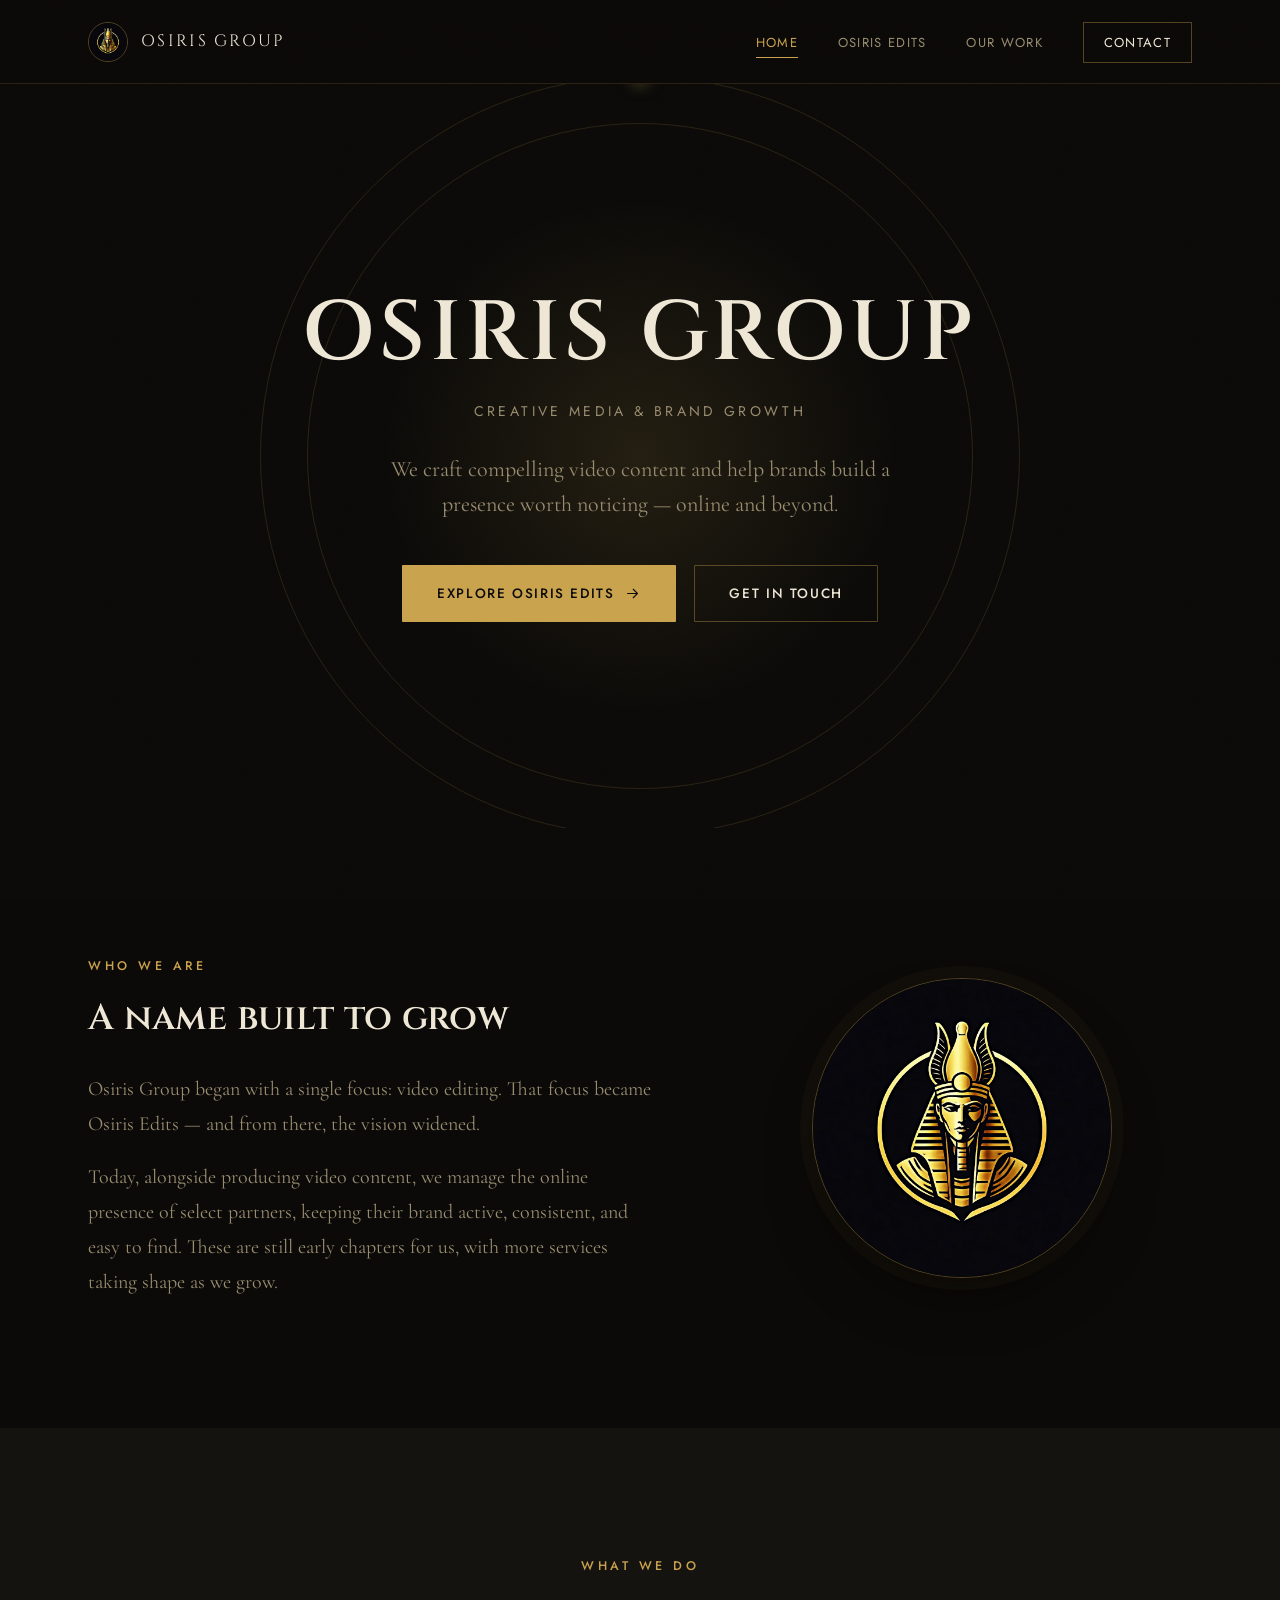
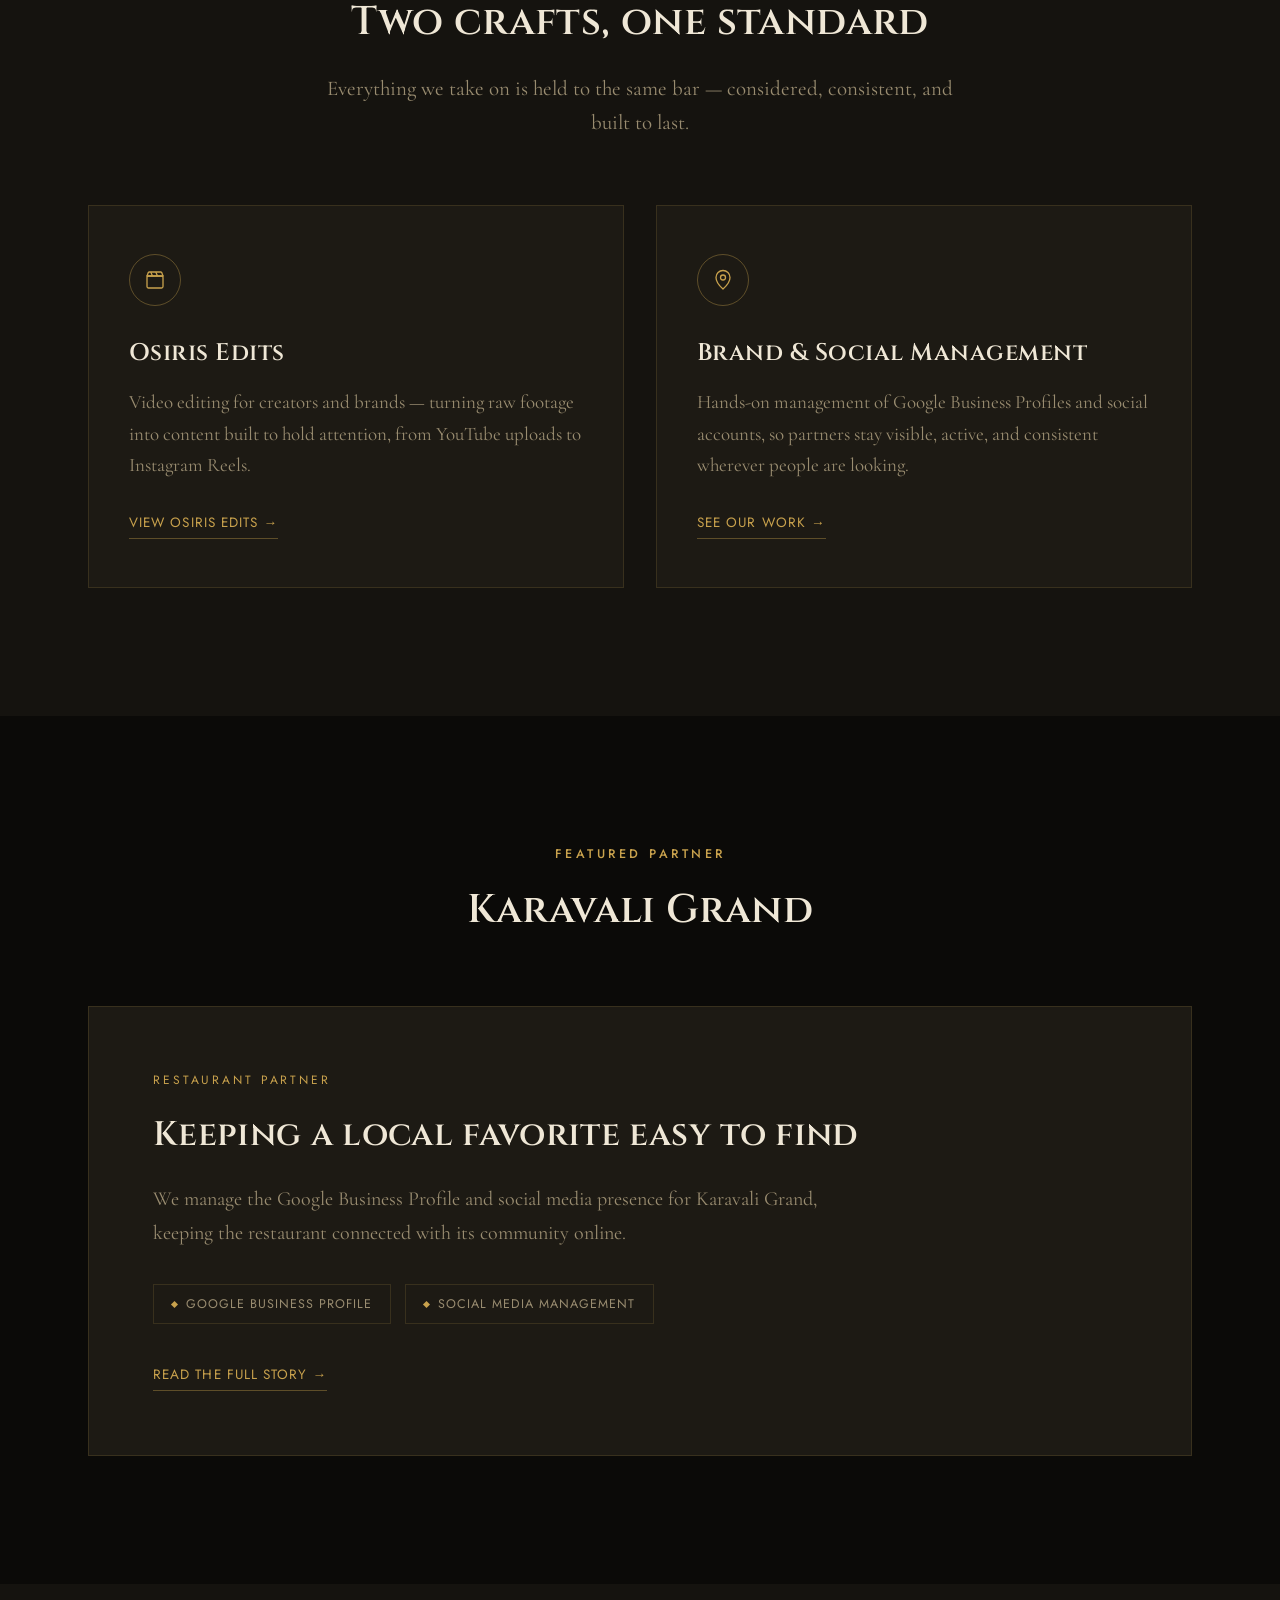
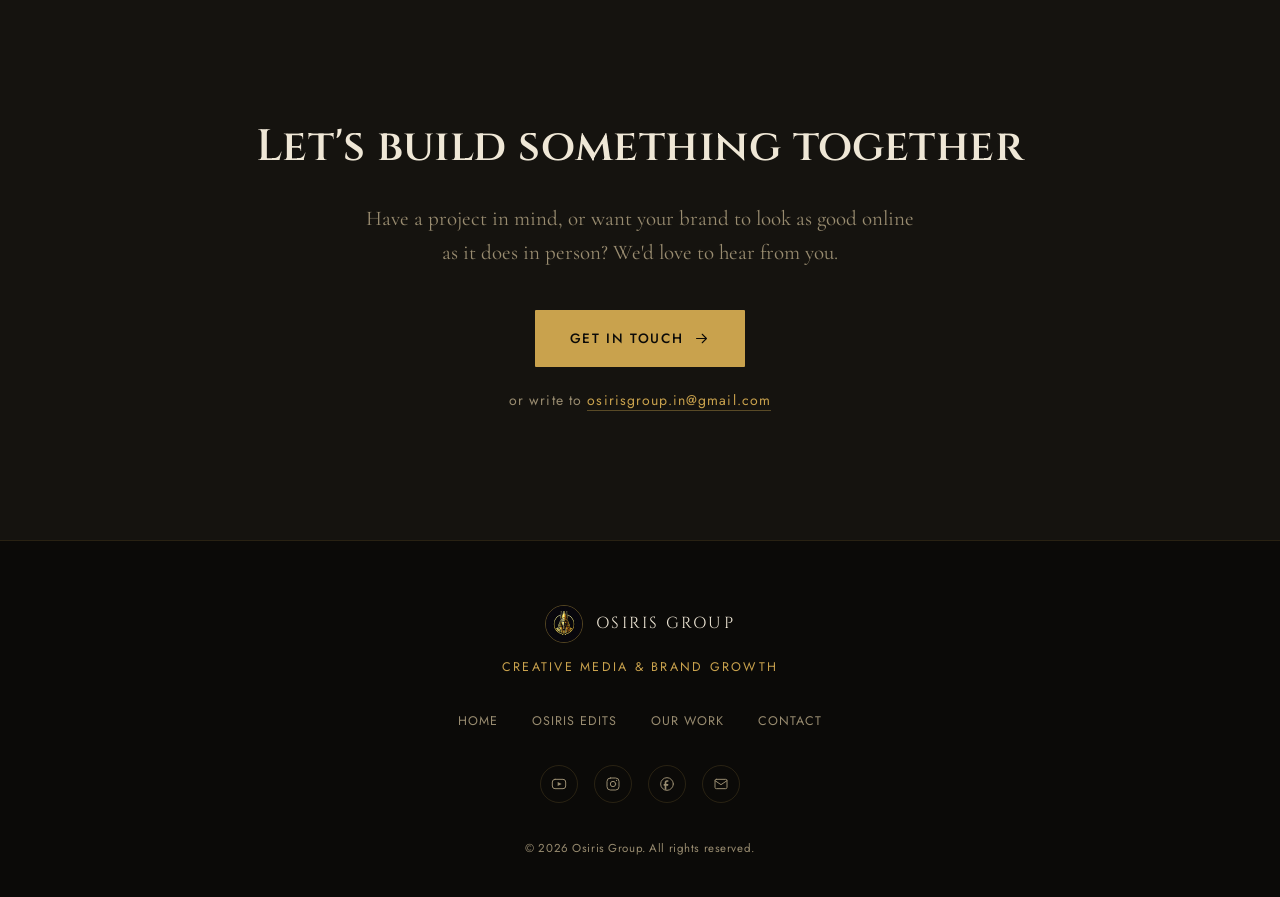
<file: index.html>
<!DOCTYPE html>
<html lang="en">
<head>
<meta charset="UTF-8">
<meta name="viewport" content="width=device-width, initial-scale=1.0">
<title>Osiris Group | Creative Media &amp; Brand Growth</title>
<meta name="description" content="Osiris Group is a creative media company — home to Osiris Edits video editing and hands-on brand &amp; social media management for growing partners.">
<link rel="icon" href="images/osiris-logo.jpeg">
<link rel="preconnect" href="https://fonts.googleapis.com">
<link rel="preconnect" href="https://fonts.gstatic.com" crossorigin>
<link href="https://fonts.googleapis.com/css2?family=Cinzel:wght@400;500;600;700&family=Cormorant+Garamond:ital,wght@0,400;0,500;0,600;1,400&family=Jost:wght@300;400;500;600&display=swap" rel="stylesheet">
<link rel="stylesheet" href="style.css">
</head>
<body>

<nav class="nav">
  <div class="container nav-inner">
    <a href="index.html" class="nav-brand">
      <img src="images/osiris-logo.jpeg" alt="Osiris Group emblem" class="nav-logo">
      <span class="nav-brand-text">OSIRIS GROUP</span>
    </a>
    <button class="nav-toggle" aria-label="Toggle menu" aria-expanded="false">
      <span></span><span></span><span></span>
    </button>
    <ul class="nav-links">
      <li><a href="index.html" class="active">Home</a></li>
      <li><a href="edits.html">Osiris Edits</a></li>
      <li><a href="work.html">Our Work</a></li>
      <li><a href="contact.html" class="nav-cta">Contact</a></li>
    </ul>
  </div>
</nav>

<header class="hero">
  <div class="hero-glow"></div>
  <div class="hero-ring"></div>
  <div class="hero-content">
    <h1>OSIRIS GROUP</h1>
    <p class="hero-tagline">Creative Media &amp; Brand Growth</p>
    <p class="hero-body">We craft compelling video content and help brands build a presence worth noticing — online and beyond.</p>
    <div class="btn-row" style="justify-content:center;">
      <a href="edits.html" class="btn btn-primary">
        Explore Osiris Edits
        <svg class="btn-icon" viewBox="0 0 24 24" fill="none" stroke="currentColor" stroke-width="1.5" stroke-linecap="round" stroke-linejoin="round"><path d="M5 12h14M13 6l6 6-6 6"/></svg>
      </a>
      <a href="contact.html" class="btn btn-outline">Get in Touch</a>
    </div>
  </div>
</header>

<section class="section">
  <div class="container split reveal">
    <div class="split-copy">
      <div class="eyebrow split-eyebrow">Who We Are</div>
      <h2>A name built to grow</h2>
      <p>Osiris Group began with a single focus: video editing. That focus became Osiris Edits — and from there, the vision widened.</p>
      <p>Today, alongside producing video content, we manage the online presence of select partners, keeping their brand active, consistent, and easy to find. These are still early chapters for us, with more services taking shape as we grow.</p>
    </div>
    <div class="split-media">
      <div class="medallion">
        <img src="images/osiris-logo.jpeg" alt="Osiris Group pharaoh emblem">
      </div>
    </div>
  </div>
</section>

<section class="section section-alt">
  <div class="container">
    <div class="section-head reveal">
      <div class="eyebrow">What We Do</div>
      <h2 class="section-title">Two crafts, one standard</h2>
      <p class="section-lede">Everything we take on is held to the same bar — considered, consistent, and built to last.</p>
    </div>
    <div class="grid-2">
      <div class="card reveal">
        <div class="card-icon">
          <svg viewBox="0 0 24 24" fill="none" stroke="currentColor" stroke-width="1.3" stroke-linecap="round" stroke-linejoin="round"><path d="M4 8l1.2-3.2A1 1 0 0 1 6.1 4h11.8a1 1 0 0 1 .9.8L20 8"/><rect x="4" y="8" width="16" height="12" rx="1.5"/><path d="M4 8h16M8 4.5L9.5 8M13 4.5L14.5 8"/></svg>
        </div>
        <h3>Osiris Edits</h3>
        <p>Video editing for creators and brands — turning raw footage into content built to hold attention, from YouTube uploads to Instagram Reels.</p>
        <a href="edits.html" class="link-arrow">View Osiris Edits →</a>
      </div>
      <div class="card reveal">
        <div class="card-icon">
          <svg viewBox="0 0 24 24" fill="none" stroke="currentColor" stroke-width="1.3" stroke-linecap="round" stroke-linejoin="round"><path d="M12 21s7-6.1 7-11.5A7 7 0 0 0 5 9.5C5 14.9 12 21 12 21z"/><circle cx="12" cy="9.5" r="2.5"/></svg>
        </div>
        <h3>Brand &amp; Social Management</h3>
        <p>Hands-on management of Google Business Profiles and social accounts, so partners stay visible, active, and consistent wherever people are looking.</p>
        <a href="work.html" class="link-arrow">See Our Work →</a>
      </div>
    </div>
  </div>
</section>

<section class="section">
  <div class="container">
    <div class="section-head reveal">
      <div class="eyebrow">Featured Partner</div>
      <h2 class="section-title">Karavali Grand</h2>
    </div>
    <div class="feature-card reveal">
      <div class="feature-card-label">Restaurant Partner</div>
      <h3>Keeping a local favorite easy to find</h3>
      <p>We manage the Google Business Profile and social media presence for Karavali Grand, keeping the restaurant connected with its community online.</p>
      <div class="service-tags">
        <span class="service-tag"><i></i>Google Business Profile</span>
        <span class="service-tag"><i></i>Social Media Management</span>
      </div>
      <a href="work.html" class="link-arrow">Read the full story →</a>
    </div>
  </div>
</section>

<section class="section section-alt">
  <div class="container cta-band reveal">
    <h2>Let's build something together</h2>
    <p>Have a project in mind, or want your brand to look as good online as it does in person? We'd love to hear from you.</p>
    <a href="contact.html" class="btn btn-primary">
      Get in Touch
      <svg class="btn-icon" viewBox="0 0 24 24" fill="none" stroke="currentColor" stroke-width="1.5" stroke-linecap="round" stroke-linejoin="round"><path d="M5 12h14M13 6l6 6-6 6"/></svg>
    </a>
    <span class="cta-email">or write to <a href="mailto:osirisgroup.in@gmail.com">osirisgroup.in@gmail.com</a></span>
  </div>
</section>

<footer class="footer">
  <div class="container">
    <div class="footer-brand">
      <img src="images/osiris-logo.jpeg" alt="Osiris Group emblem" class="footer-logo">
      <span class="footer-brand-text">OSIRIS GROUP</span>
    </div>
    <div class="footer-tagline">Creative Media &amp; Brand Growth</div>
    <ul class="footer-links">
      <li><a href="index.html">Home</a></li>
      <li><a href="edits.html">Osiris Edits</a></li>
      <li><a href="work.html">Our Work</a></li>
      <li><a href="contact.html">Contact</a></li>
    </ul>
    <div class="footer-social">
      <a href="https://www.youtube.com/@Osiris-edits" target="_blank" rel="noopener" aria-label="YouTube">
        <svg viewBox="0 0 24 24" fill="none" stroke="currentColor" stroke-width="1.5" stroke-linecap="round" stroke-linejoin="round"><rect x="2" y="5" width="20" height="14" rx="4"/><path d="M10 9l6 3-6 3z" fill="currentColor" stroke="none"/></svg>
      </a>
      <a href="https://www.instagram.com/osiris.editz/" target="_blank" rel="noopener" aria-label="Instagram">
        <svg viewBox="0 0 24 24" fill="none" stroke="currentColor" stroke-width="1.5" stroke-linecap="round" stroke-linejoin="round"><rect x="3" y="3" width="18" height="18" rx="5"/><circle cx="12" cy="12" r="4"/><circle cx="17.3" cy="6.7" r="0.9" fill="currentColor" stroke="none"/></svg>
      </a>
      <a href="https://www.facebook.com/share/18xndF72Pm/" target="_blank" rel="noopener" aria-label="Facebook">
        <svg viewBox="0 0 24 24" fill="none" stroke="currentColor" stroke-width="1.5" stroke-linecap="round" stroke-linejoin="round"><circle cx="12" cy="12" r="9.5"/><path d="M14 8.5h-1.5c-.9 0-1.5.6-1.5 1.5v2h3l-.4 2.5h-2.6v6h-2.5v-6H7v-2.5h1.5v-2c0-1.9 1.4-3.5 3.3-3.5H14z" fill="currentColor" stroke="none"/></svg>
      </a>
      <a href="mailto:osirisgroup.in@gmail.com" aria-label="Email">
        <svg viewBox="0 0 24 24" fill="none" stroke="currentColor" stroke-width="1.5" stroke-linecap="round" stroke-linejoin="round"><rect x="3" y="5" width="18" height="14" rx="2"/><path d="M3 7l9 6 9-6"/></svg>
      </a>
    </div>
    <div class="footer-copy">© 2026 Osiris Group. All rights reserved.</div>
  </div>
</footer>

<script src="script.js"></script>
</body>
</html>
</file>
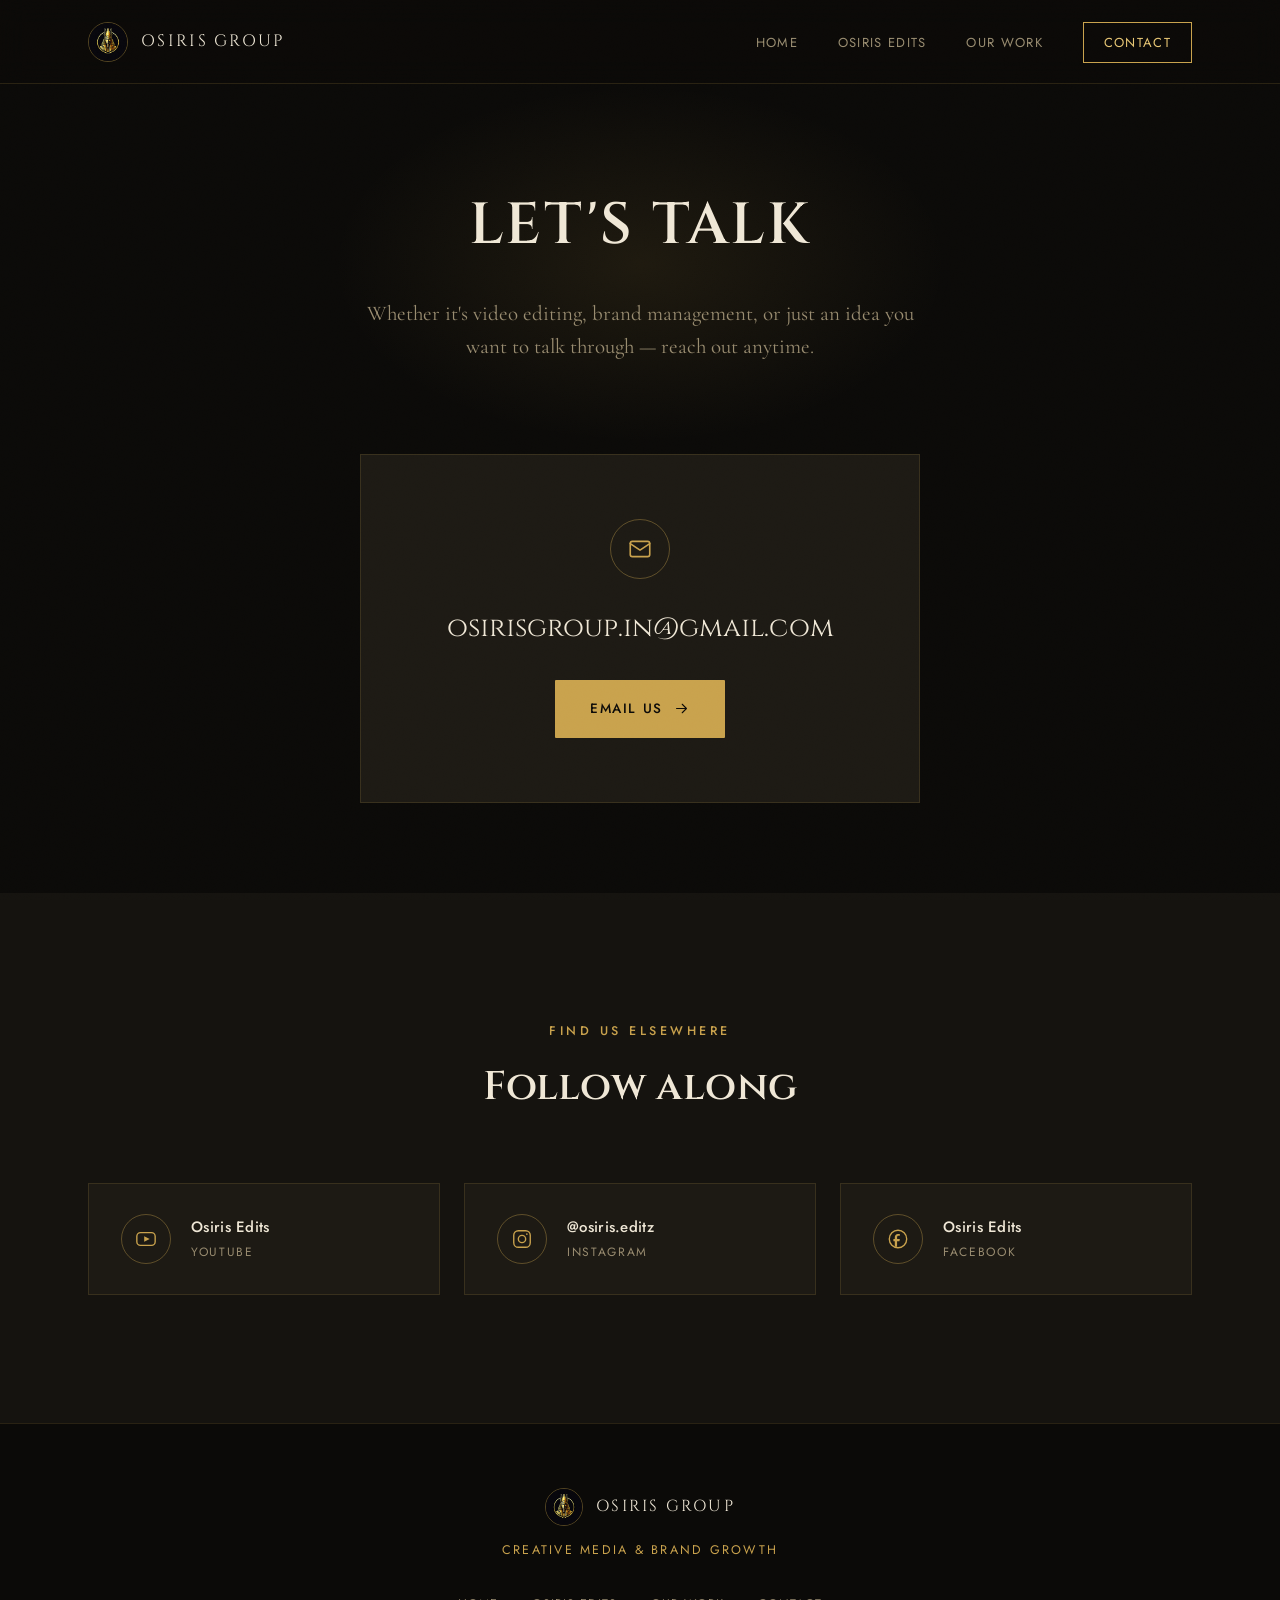
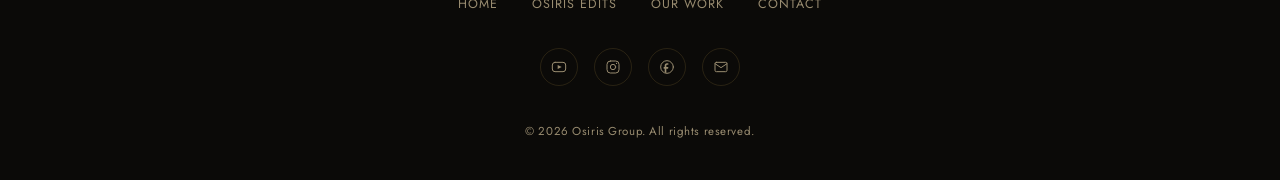
<file: contact.html>
<!DOCTYPE html>
<html lang="en">
<head>
<meta charset="UTF-8">
<meta name="viewport" content="width=device-width, initial-scale=1.0">
<title>Contact | Osiris Group</title>
<meta name="description" content="Get in touch with Osiris Group for video editing, brand management, or general inquiries.">
<link rel="icon" href="images/osiris-logo.jpeg">
<link rel="preconnect" href="https://fonts.googleapis.com">
<link rel="preconnect" href="https://fonts.gstatic.com" crossorigin>
<link href="https://fonts.googleapis.com/css2?family=Cinzel:wght@400;500;600;700&family=Cormorant+Garamond:ital,wght@0,400;0,500;0,600;1,400&family=Jost:wght@300;400;500;600&display=swap" rel="stylesheet">
<link rel="stylesheet" href="style.css">
</head>
<body>

<nav class="nav">
  <div class="container nav-inner">
    <a href="index.html" class="nav-brand">
      <img src="images/osiris-logo.jpeg" alt="Osiris Group emblem" class="nav-logo">
      <span class="nav-brand-text">OSIRIS GROUP</span>
    </a>
    <button class="nav-toggle" aria-label="Toggle menu" aria-expanded="false">
      <span></span><span></span><span></span>
    </button>
    <ul class="nav-links">
      <li><a href="index.html">Home</a></li>
      <li><a href="edits.html">Osiris Edits</a></li>
      <li><a href="work.html">Our Work</a></li>
      <li><a href="contact.html" class="nav-cta active">Contact</a></li>
    </ul>
  </div>
</nav>

<header class="page-hero" style="padding-bottom:0;">
  <div class="page-hero-glow"></div>
  <h1>LET'S TALK</h1>
  <p class="page-hero-body">Whether it's video editing, brand management, or just an idea you want to talk through — reach out anytime.</p>
</header>

<section class="section-tight">
  <div class="container">
    <div class="contact-card reveal">
      <div class="contact-icon">
        <svg viewBox="0 0 24 24" fill="none" stroke="currentColor" stroke-width="1.5" stroke-linecap="round" stroke-linejoin="round"><rect x="3" y="5" width="18" height="14" rx="2"/><path d="M3 7l9 6 9-6"/></svg>
      </div>
      <div class="email">osirisgroup.in@gmail.com</div>
      <a href="mailto:osirisgroup.in@gmail.com" class="btn btn-primary">
        Email Us
        <svg class="btn-icon" viewBox="0 0 24 24" fill="none" stroke="currentColor" stroke-width="1.5" stroke-linecap="round" stroke-linejoin="round"><path d="M5 12h14M13 6l6 6-6 6"/></svg>
      </a>
    </div>
  </div>
</section>

<section class="section section-alt">
  <div class="container">
    <div class="section-head reveal">
      <div class="eyebrow">Find Us Elsewhere</div>
      <h2 class="section-title">Follow along</h2>
    </div>
    <div class="social-grid reveal">
      <a href="https://www.youtube.com/@Osiris-edits" target="_blank" rel="noopener" class="social-card">
        <div class="social-icon">
          <svg viewBox="0 0 24 24" fill="none" stroke="currentColor" stroke-width="1.5" stroke-linecap="round" stroke-linejoin="round"><rect x="2" y="5" width="20" height="14" rx="4"/><path d="M10 9l6 3-6 3z" fill="currentColor" stroke="none"/></svg>
        </div>
        <div class="social-card-text">
          <div class="handle">Osiris Edits</div>
          <div class="plat">YouTube</div>
        </div>
      </a>
      <a href="https://www.instagram.com/osiris.editz/" target="_blank" rel="noopener" class="social-card">
        <div class="social-icon">
          <svg viewBox="0 0 24 24" fill="none" stroke="currentColor" stroke-width="1.5" stroke-linecap="round" stroke-linejoin="round"><rect x="3" y="3" width="18" height="18" rx="5"/><circle cx="12" cy="12" r="4"/><circle cx="17.3" cy="6.7" r="0.9" fill="currentColor" stroke="none"/></svg>
        </div>
        <div class="social-card-text">
          <div class="handle">@osiris.editz</div>
          <div class="plat">Instagram</div>
        </div>
      </a>
      <a href="https://www.facebook.com/share/18xndF72Pm/" target="_blank" rel="noopener" class="social-card">
        <div class="social-icon">
          <svg viewBox="0 0 24 24" fill="none" stroke="currentColor" stroke-width="1.5" stroke-linecap="round" stroke-linejoin="round"><circle cx="12" cy="12" r="9.5"/><path d="M14 8.5h-1.5c-.9 0-1.5.6-1.5 1.5v2h3l-.4 2.5h-2.6v6h-2.5v-6H7v-2.5h1.5v-2c0-1.9 1.4-3.5 3.3-3.5H14z" fill="currentColor" stroke="none"/></svg>
        </div>
        <div class="social-card-text">
          <div class="handle">Osiris Edits</div>
          <div class="plat">Facebook</div>
        </div>
      </a>
    </div>
  </div>
</section>

<footer class="footer">
  <div class="container">
    <div class="footer-brand">
      <img src="images/osiris-logo.jpeg" alt="Osiris Group emblem" class="footer-logo">
      <span class="footer-brand-text">OSIRIS GROUP</span>
    </div>
    <div class="footer-tagline">Creative Media &amp; Brand Growth</div>
    <ul class="footer-links">
      <li><a href="index.html">Home</a></li>
      <li><a href="edits.html">Osiris Edits</a></li>
      <li><a href="work.html">Our Work</a></li>
      <li><a href="contact.html">Contact</a></li>
    </ul>
    <div class="footer-social">
      <a href="https://www.youtube.com/@Osiris-edits" target="_blank" rel="noopener" aria-label="YouTube">
        <svg viewBox="0 0 24 24" fill="none" stroke="currentColor" stroke-width="1.5" stroke-linecap="round" stroke-linejoin="round"><rect x="2" y="5" width="20" height="14" rx="4"/><path d="M10 9l6 3-6 3z" fill="currentColor" stroke="none"/></svg>
      </a>
      <a href="https://www.instagram.com/osiris.editz/" target="_blank" rel="noopener" aria-label="Instagram">
        <svg viewBox="0 0 24 24" fill="none" stroke="currentColor" stroke-width="1.5" stroke-linecap="round" stroke-linejoin="round"><rect x="3" y="3" width="18" height="18" rx="5"/><circle cx="12" cy="12" r="4"/><circle cx="17.3" cy="6.7" r="0.9" fill="currentColor" stroke="none"/></svg>
      </a>
      <a href="https://www.facebook.com/share/18xndF72Pm/" target="_blank" rel="noopener" aria-label="Facebook">
        <svg viewBox="0 0 24 24" fill="none" stroke="currentColor" stroke-width="1.5" stroke-linecap="round" stroke-linejoin="round"><circle cx="12" cy="12" r="9.5"/><path d="M14 8.5h-1.5c-.9 0-1.5.6-1.5 1.5v2h3l-.4 2.5h-2.6v6h-2.5v-6H7v-2.5h1.5v-2c0-1.9 1.4-3.5 3.3-3.5H14z" fill="currentColor" stroke="none"/></svg>
      </a>
      <a href="mailto:osirisgroup.in@gmail.com" aria-label="Email">
        <svg viewBox="0 0 24 24" fill="none" stroke="currentColor" stroke-width="1.5" stroke-linecap="round" stroke-linejoin="round"><rect x="3" y="5" width="18" height="14" rx="2"/><path d="M3 7l9 6 9-6"/></svg>
      </a>
    </div>
    <div class="footer-copy">© 2026 Osiris Group. All rights reserved.</div>
  </div>
</footer>

<script src="script.js"></script>
</body>
</html>
</file>
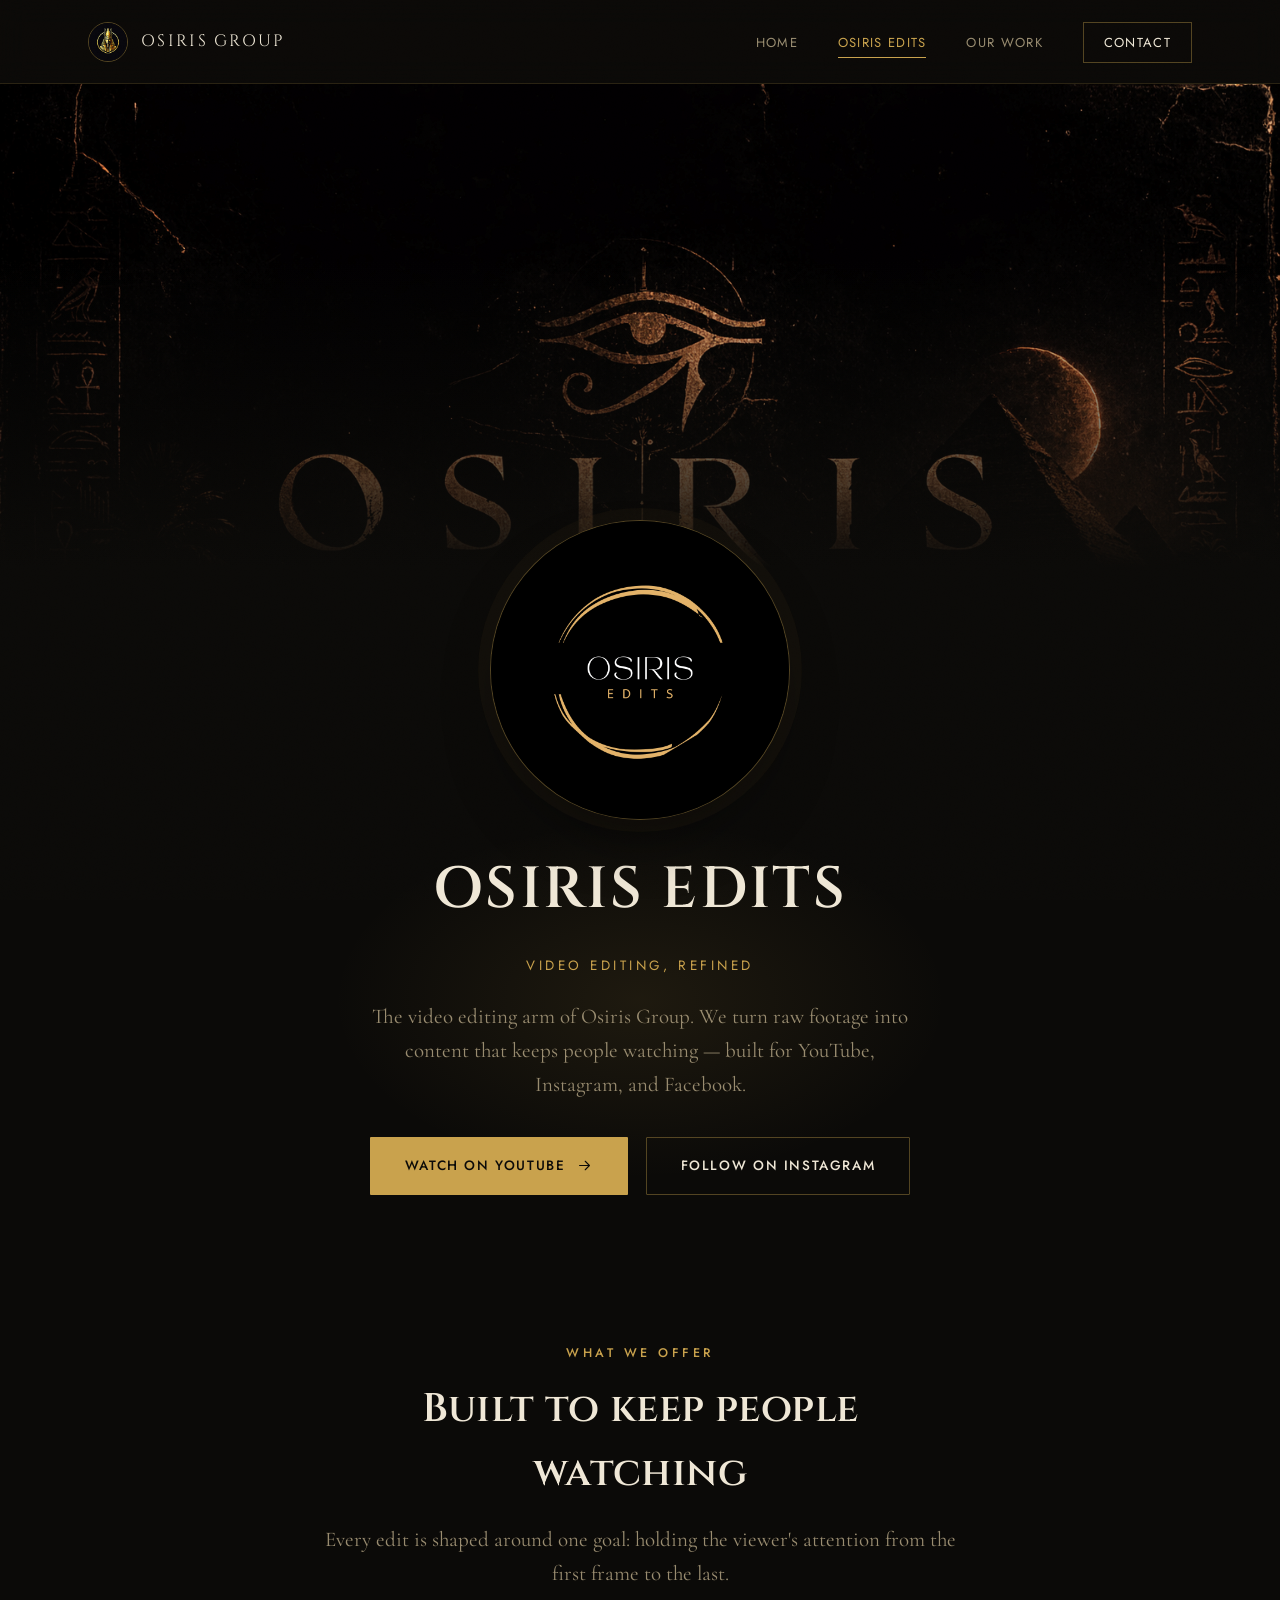
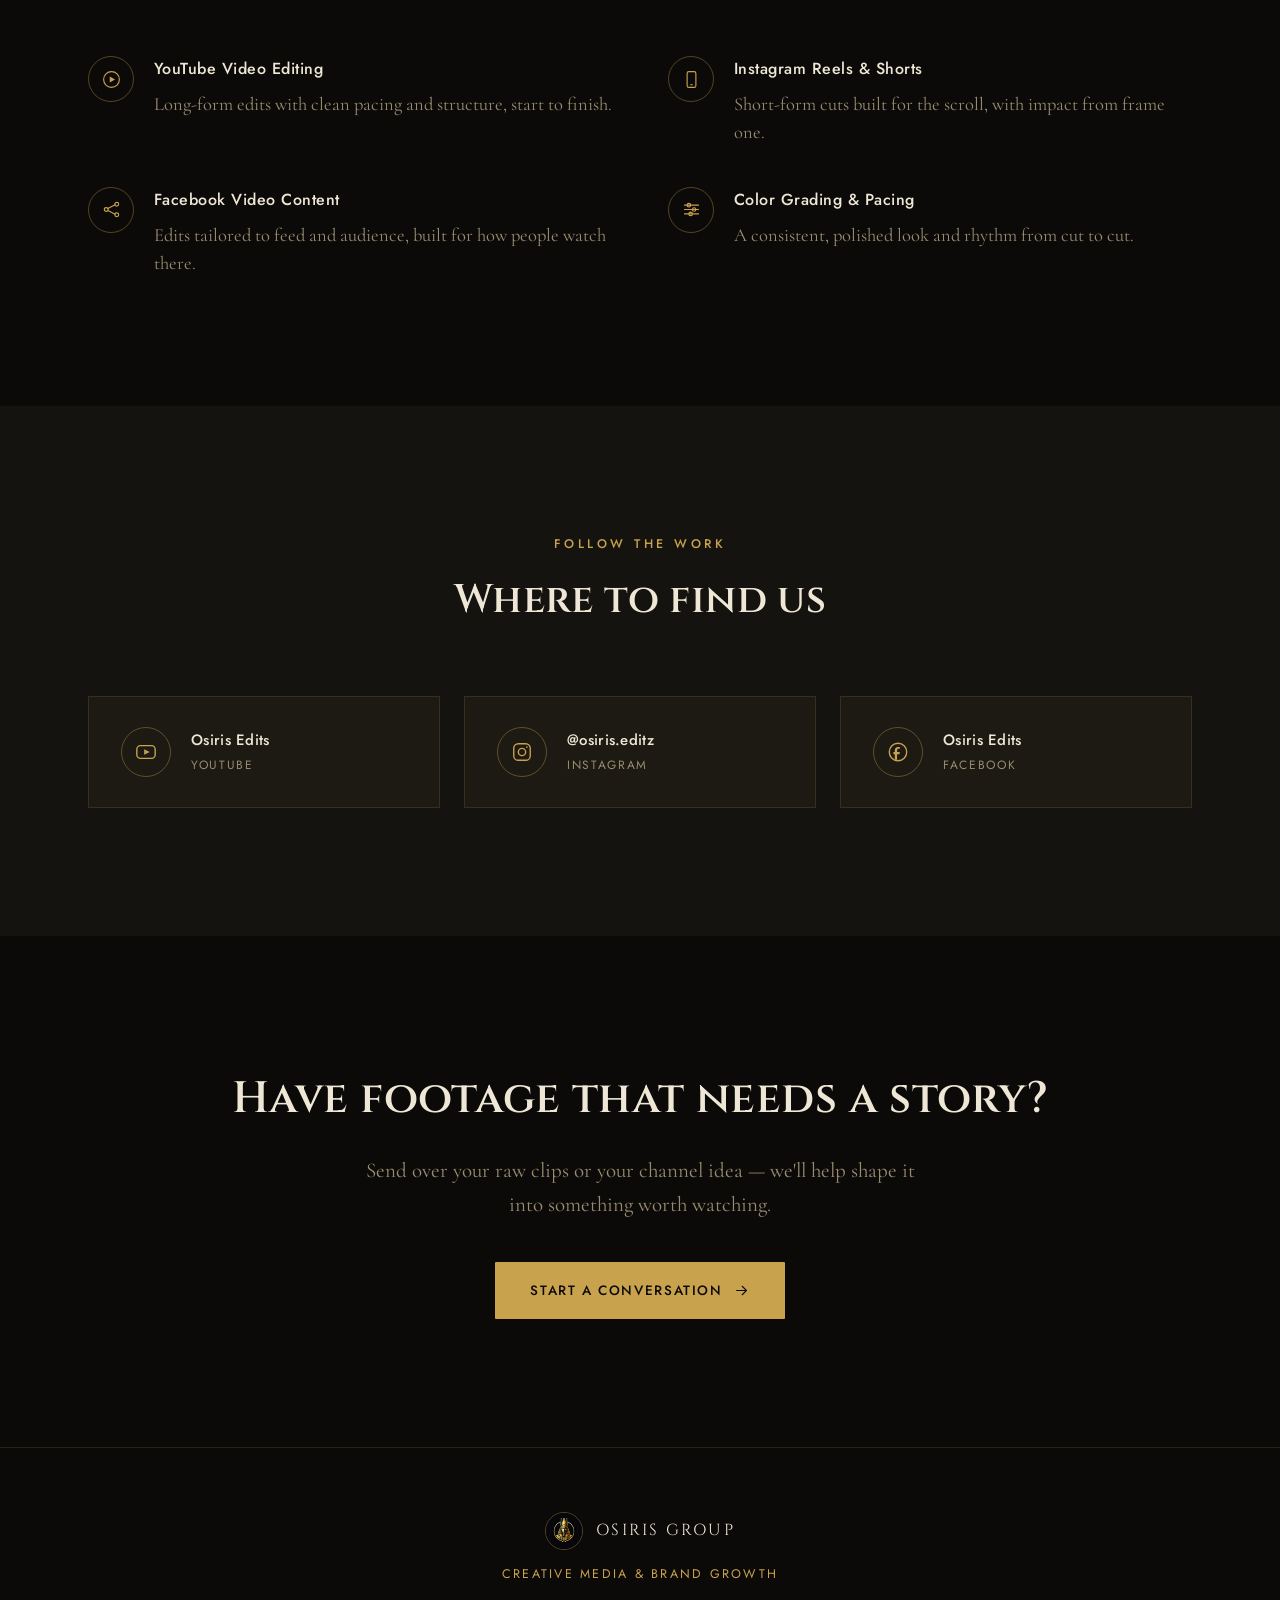
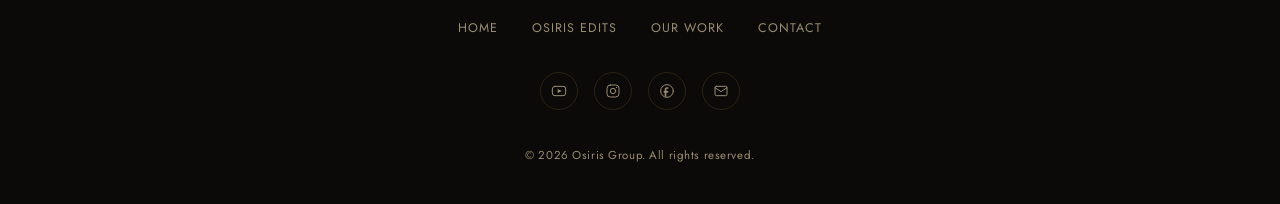
<file: edits.html>
<!DOCTYPE html>
<html lang="en">
<head>
<meta charset="UTF-8">
<meta name="viewport" content="width=device-width, initial-scale=1.0">
<title>Osiris Edits | Video Editing — Osiris Group</title>
<meta name="description" content="Osiris Edits is the video editing arm of Osiris Group — polished, scroll-stopping video content for YouTube, Instagram and Facebook.">
<link rel="icon" href="images/osiris-logo.jpeg">
<link rel="preconnect" href="https://fonts.googleapis.com">
<link rel="preconnect" href="https://fonts.gstatic.com" crossorigin>
<link href="https://fonts.googleapis.com/css2?family=Cinzel:wght@400;500;600;700&family=Cormorant+Garamond:ital,wght@0,400;0,500;0,600;1,400&family=Jost:wght@300;400;500;600&display=swap" rel="stylesheet">
<link rel="stylesheet" href="style.css">
</head>
<body>

<nav class="nav">
  <div class="container nav-inner">
    <a href="index.html" class="nav-brand">
      <img src="images/osiris-logo.jpeg" alt="Osiris Group emblem" class="nav-logo">
      <span class="nav-brand-text">OSIRIS GROUP</span>
    </a>
    <button class="nav-toggle" aria-label="Toggle menu" aria-expanded="false">
      <span></span><span></span><span></span>
    </button>
    <ul class="nav-links">
      <li><a href="index.html">Home</a></li>
      <li><a href="edits.html" class="active">Osiris Edits</a></li>
      <li><a href="work.html">Our Work</a></li>
      <li><a href="contact.html" class="nav-cta">Contact</a></li>
    </ul>
  </div>
</nav>

<div class="banner-wrap">
  <img src="images/edits-banner.png" alt="Osiris Edits banner artwork">
</div>
<div class="edits-badge-wrap">
  <div class="medallion edits-badge">
    <img src="images/edits-logo.png" alt="Osiris Edits logo">
  </div>
</div>

<header class="page-hero" style="padding-top:24px;">
  <div class="page-hero-glow"></div>
  <h1>OSIRIS EDITS</h1>
  <p class="page-hero-tagline">Video Editing, Refined</p>
  <p class="page-hero-body">The video editing arm of Osiris Group. We turn raw footage into content that keeps people watching — built for YouTube, Instagram, and Facebook.</p>
  <div class="btn-row" style="justify-content:center; margin-top:36px;">
    <a href="https://www.youtube.com/@Osiris-edits" target="_blank" rel="noopener" class="btn btn-primary">
      Watch on YouTube
      <svg class="btn-icon" viewBox="0 0 24 24" fill="none" stroke="currentColor" stroke-width="1.5" stroke-linecap="round" stroke-linejoin="round"><path d="M5 12h14M13 6l6 6-6 6"/></svg>
    </a>
    <a href="https://www.instagram.com/osiris.editz/" target="_blank" rel="noopener" class="btn btn-outline">Follow on Instagram</a>
  </div>
</header>

<section class="section">
  <div class="container">
    <div class="section-head reveal">
      <div class="eyebrow">What We Offer</div>
      <h2 class="section-title">Built to keep people watching</h2>
      <p class="section-lede">Every edit is shaped around one goal: holding the viewer's attention from the first frame to the last.</p>
    </div>
    <div class="feature-list">
      <div class="feature-item reveal">
        <div class="feature-icon">
          <svg viewBox="0 0 24 24" fill="none" stroke="currentColor" stroke-width="1.3" stroke-linecap="round" stroke-linejoin="round"><circle cx="12" cy="12" r="9"/><path d="M10 8.5l6 3.5-6 3.5z" fill="currentColor" stroke="none"/></svg>
        </div>
        <div>
          <h4>YouTube Video Editing</h4>
          <p>Long-form edits with clean pacing and structure, start to finish.</p>
        </div>
      </div>
      <div class="feature-item reveal">
        <div class="feature-icon">
          <svg viewBox="0 0 24 24" fill="none" stroke="currentColor" stroke-width="1.3" stroke-linecap="round" stroke-linejoin="round"><rect x="7" y="3" width="10" height="18" rx="2"/><path d="M11 18h2"/></svg>
        </div>
        <div>
          <h4>Instagram Reels &amp; Shorts</h4>
          <p>Short-form cuts built for the scroll, with impact from frame one.</p>
        </div>
      </div>
      <div class="feature-item reveal">
        <div class="feature-icon">
          <svg viewBox="0 0 24 24" fill="none" stroke="currentColor" stroke-width="1.3" stroke-linecap="round" stroke-linejoin="round"><circle cx="6" cy="12" r="2.2"/><circle cx="18" cy="6" r="2.2"/><circle cx="18" cy="18" r="2.2"/><path d="M7.9 10.9l8.2-4.2M7.9 13.1l8.2 4.2"/></svg>
        </div>
        <div>
          <h4>Facebook Video Content</h4>
          <p>Edits tailored to feed and audience, built for how people watch there.</p>
        </div>
      </div>
      <div class="feature-item reveal">
        <div class="feature-icon">
          <svg viewBox="0 0 24 24" fill="none" stroke="currentColor" stroke-width="1.3" stroke-linecap="round" stroke-linejoin="round"><line x1="4" y1="7" x2="20" y2="7"/><circle cx="9" cy="7" r="2"/><line x1="4" y1="12" x2="20" y2="12"/><circle cx="15" cy="12" r="2"/><line x1="4" y1="17" x2="20" y2="17"/><circle cx="11" cy="17" r="2"/></svg>
        </div>
        <div>
          <h4>Color Grading &amp; Pacing</h4>
          <p>A consistent, polished look and rhythm from cut to cut.</p>
        </div>
      </div>
    </div>
  </div>
</section>

<section class="section section-alt">
  <div class="container">
    <div class="section-head reveal">
      <div class="eyebrow">Follow the Work</div>
      <h2 class="section-title">Where to find us</h2>
    </div>
    <div class="social-grid reveal">
      <a href="https://www.youtube.com/@Osiris-edits" target="_blank" rel="noopener" class="social-card">
        <div class="social-icon">
          <svg viewBox="0 0 24 24" fill="none" stroke="currentColor" stroke-width="1.5" stroke-linecap="round" stroke-linejoin="round"><rect x="2" y="5" width="20" height="14" rx="4"/><path d="M10 9l6 3-6 3z" fill="currentColor" stroke="none"/></svg>
        </div>
        <div class="social-card-text">
          <div class="handle">Osiris Edits</div>
          <div class="plat">YouTube</div>
        </div>
      </a>
      <a href="https://www.instagram.com/osiris.editz/" target="_blank" rel="noopener" class="social-card">
        <div class="social-icon">
          <svg viewBox="0 0 24 24" fill="none" stroke="currentColor" stroke-width="1.5" stroke-linecap="round" stroke-linejoin="round"><rect x="3" y="3" width="18" height="18" rx="5"/><circle cx="12" cy="12" r="4"/><circle cx="17.3" cy="6.7" r="0.9" fill="currentColor" stroke="none"/></svg>
        </div>
        <div class="social-card-text">
          <div class="handle">@osiris.editz</div>
          <div class="plat">Instagram</div>
        </div>
      </a>
      <a href="https://www.facebook.com/share/18xndF72Pm/" target="_blank" rel="noopener" class="social-card">
        <div class="social-icon">
          <svg viewBox="0 0 24 24" fill="none" stroke="currentColor" stroke-width="1.5" stroke-linecap="round" stroke-linejoin="round"><circle cx="12" cy="12" r="9.5"/><path d="M14 8.5h-1.5c-.9 0-1.5.6-1.5 1.5v2h3l-.4 2.5h-2.6v6h-2.5v-6H7v-2.5h1.5v-2c0-1.9 1.4-3.5 3.3-3.5H14z" fill="currentColor" stroke="none"/></svg>
        </div>
        <div class="social-card-text">
          <div class="handle">Osiris Edits</div>
          <div class="plat">Facebook</div>
        </div>
      </a>
    </div>
  </div>
</section>

<section class="section">
  <div class="container cta-band reveal">
    <h2>Have footage that needs a story?</h2>
    <p>Send over your raw clips or your channel idea — we'll help shape it into something worth watching.</p>
    <a href="contact.html" class="btn btn-primary">
      Start a Conversation
      <svg class="btn-icon" viewBox="0 0 24 24" fill="none" stroke="currentColor" stroke-width="1.5" stroke-linecap="round" stroke-linejoin="round"><path d="M5 12h14M13 6l6 6-6 6"/></svg>
    </a>
  </div>
</section>

<footer class="footer">
  <div class="container">
    <div class="footer-brand">
      <img src="images/osiris-logo.jpeg" alt="Osiris Group emblem" class="footer-logo">
      <span class="footer-brand-text">OSIRIS GROUP</span>
    </div>
    <div class="footer-tagline">Creative Media &amp; Brand Growth</div>
    <ul class="footer-links">
      <li><a href="index.html">Home</a></li>
      <li><a href="edits.html">Osiris Edits</a></li>
      <li><a href="work.html">Our Work</a></li>
      <li><a href="contact.html">Contact</a></li>
    </ul>
    <div class="footer-social">
      <a href="https://www.youtube.com/@Osiris-edits" target="_blank" rel="noopener" aria-label="YouTube">
        <svg viewBox="0 0 24 24" fill="none" stroke="currentColor" stroke-width="1.5" stroke-linecap="round" stroke-linejoin="round"><rect x="2" y="5" width="20" height="14" rx="4"/><path d="M10 9l6 3-6 3z" fill="currentColor" stroke="none"/></svg>
      </a>
      <a href="https://www.instagram.com/osiris.editz/" target="_blank" rel="noopener" aria-label="Instagram">
        <svg viewBox="0 0 24 24" fill="none" stroke="currentColor" stroke-width="1.5" stroke-linecap="round" stroke-linejoin="round"><rect x="3" y="3" width="18" height="18" rx="5"/><circle cx="12" cy="12" r="4"/><circle cx="17.3" cy="6.7" r="0.9" fill="currentColor" stroke="none"/></svg>
      </a>
      <a href="https://www.facebook.com/share/18xndF72Pm/" target="_blank" rel="noopener" aria-label="Facebook">
        <svg viewBox="0 0 24 24" fill="none" stroke="currentColor" stroke-width="1.5" stroke-linecap="round" stroke-linejoin="round"><circle cx="12" cy="12" r="9.5"/><path d="M14 8.5h-1.5c-.9 0-1.5.6-1.5 1.5v2h3l-.4 2.5h-2.6v6h-2.5v-6H7v-2.5h1.5v-2c0-1.9 1.4-3.5 3.3-3.5H14z" fill="currentColor" stroke="none"/></svg>
      </a>
      <a href="mailto:osirisgroup.in@gmail.com" aria-label="Email">
        <svg viewBox="0 0 24 24" fill="none" stroke="currentColor" stroke-width="1.5" stroke-linecap="round" stroke-linejoin="round"><rect x="3" y="5" width="18" height="14" rx="2"/><path d="M3 7l9 6 9-6"/></svg>
      </a>
    </div>
    <div class="footer-copy">© 2026 Osiris Group. All rights reserved.</div>
  </div>
</footer>

<script src="script.js"></script>
</body>
</html>
</file>
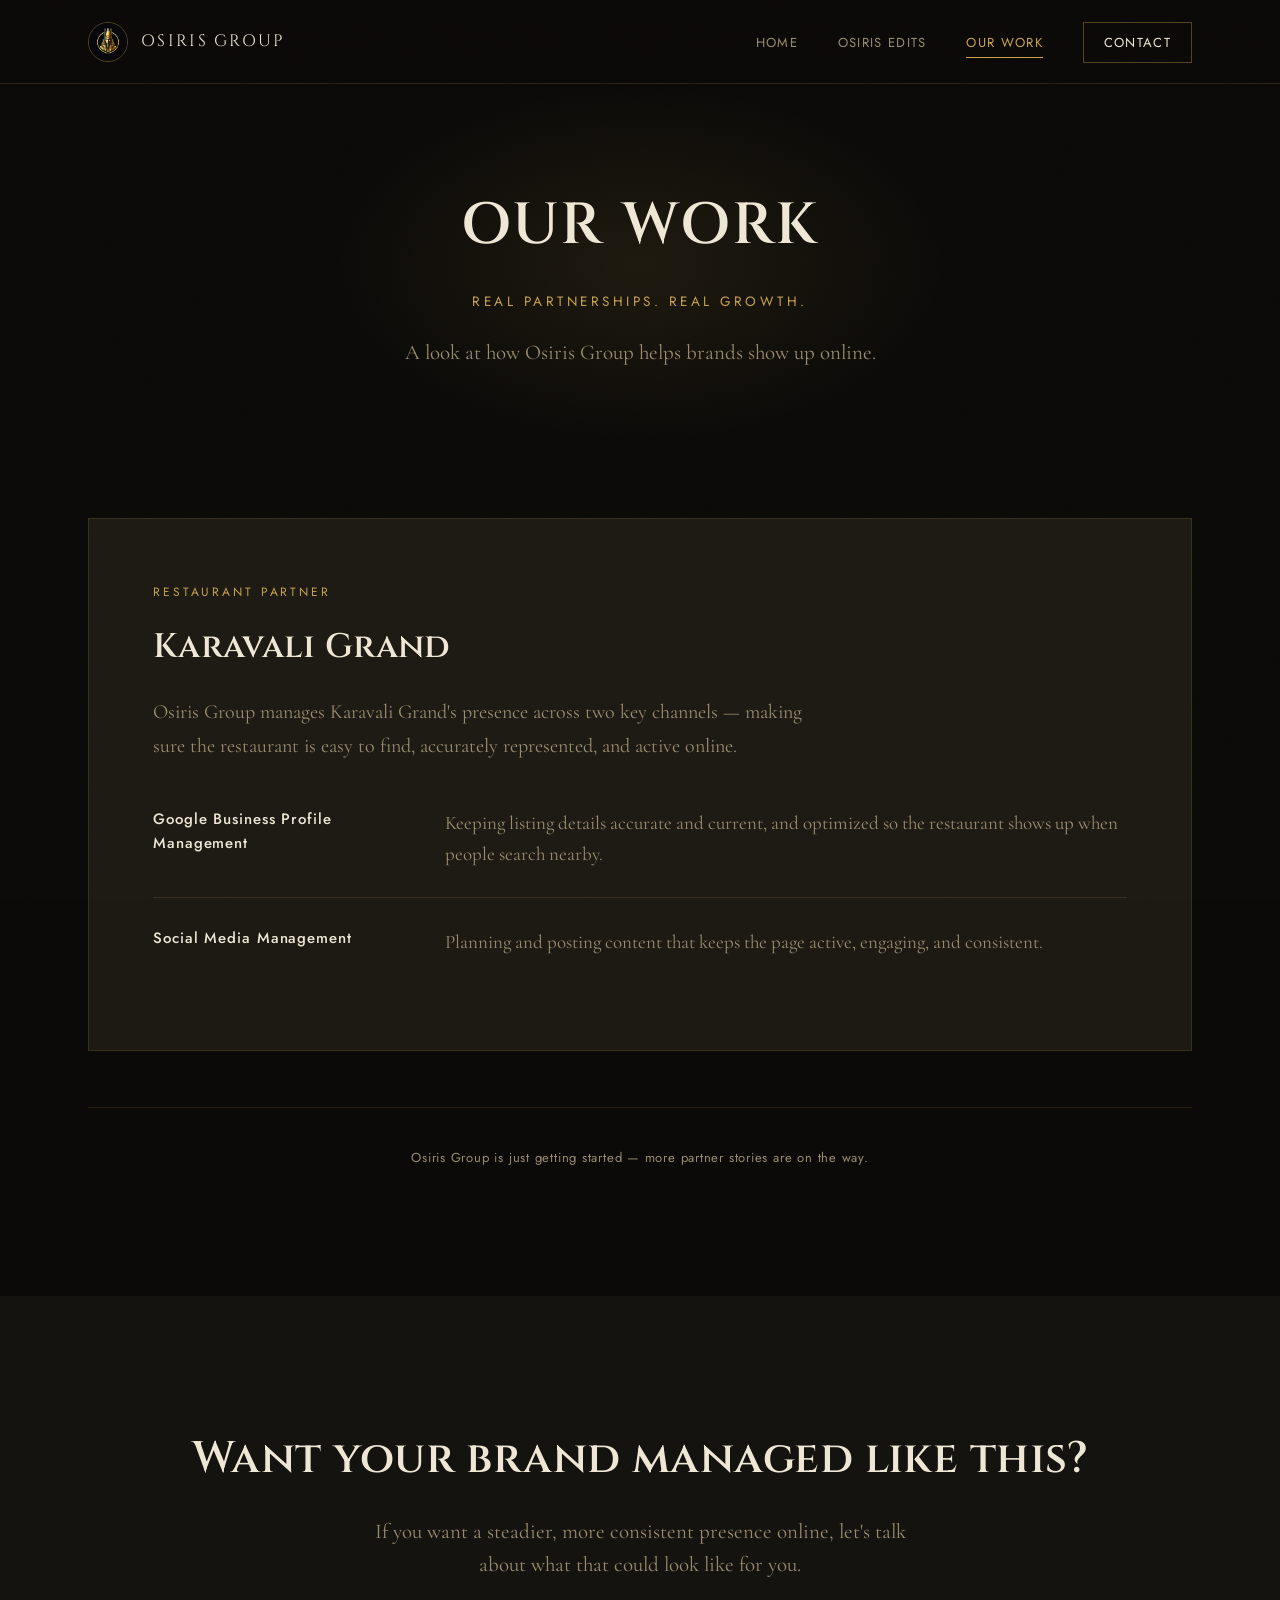
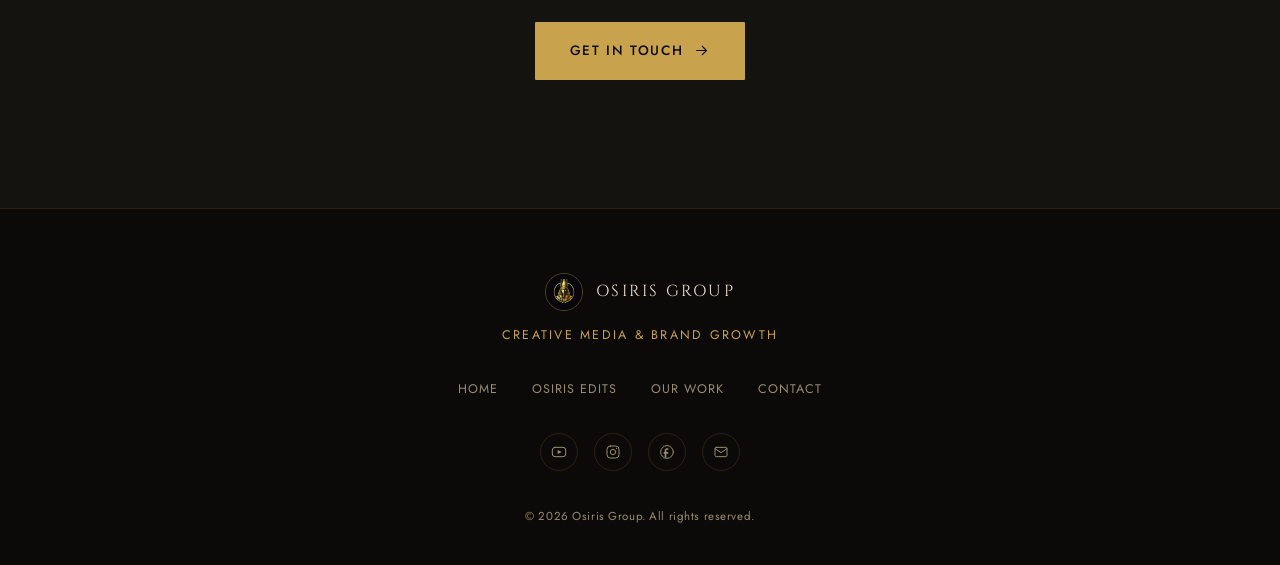
<file: work.html>
<!DOCTYPE html>
<html lang="en">
<head>
<meta charset="UTF-8">
<meta name="viewport" content="width=device-width, initial-scale=1.0">
<title>Our Work | Osiris Group</title>
<meta name="description" content="See how Osiris Group manages the Google Business Profile and social media presence for Karavali Grand.">
<link rel="icon" href="images/osiris-logo.jpeg">
<link rel="preconnect" href="https://fonts.googleapis.com">
<link rel="preconnect" href="https://fonts.gstatic.com" crossorigin>
<link href="https://fonts.googleapis.com/css2?family=Cinzel:wght@400;500;600;700&family=Cormorant+Garamond:ital,wght@0,400;0,500;0,600;1,400&family=Jost:wght@300;400;500;600&display=swap" rel="stylesheet">
<link rel="stylesheet" href="style.css">
</head>
<body>

<nav class="nav">
  <div class="container nav-inner">
    <a href="index.html" class="nav-brand">
      <img src="images/osiris-logo.jpeg" alt="Osiris Group emblem" class="nav-logo">
      <span class="nav-brand-text">OSIRIS GROUP</span>
    </a>
    <button class="nav-toggle" aria-label="Toggle menu" aria-expanded="false">
      <span></span><span></span><span></span>
    </button>
    <ul class="nav-links">
      <li><a href="index.html">Home</a></li>
      <li><a href="edits.html">Osiris Edits</a></li>
      <li><a href="work.html" class="active">Our Work</a></li>
      <li><a href="contact.html" class="nav-cta">Contact</a></li>
    </ul>
  </div>
</nav>

<header class="page-hero">
  <div class="page-hero-glow"></div>
  <h1>OUR WORK</h1>
  <p class="page-hero-tagline">Real Partnerships. Real Growth.</p>
  <p class="page-hero-body">A look at how Osiris Group helps brands show up online.</p>
</header>

<section class="section">
  <div class="container">
    <div class="feature-card reveal">
      <div class="feature-card-label">Restaurant Partner</div>
      <h3>Karavali Grand</h3>
      <p>Osiris Group manages Karavali Grand's presence across two key channels — making sure the restaurant is easy to find, accurately represented, and active online.</p>

      <div class="case-block">
        <div class="case-row">
          <h4>Google Business Profile Management</h4>
          <p>Keeping listing details accurate and current, and optimized so the restaurant shows up when people search nearby.</p>
        </div>
        <div class="case-row">
          <h4>Social Media Management</h4>
          <p>Planning and posting content that keeps the page active, engaging, and consistent.</p>
        </div>
      </div>
    </div>

    <p class="note-line">Osiris Group is just getting started — more partner stories are on the way.</p>
  </div>
</section>

<section class="section section-alt">
  <div class="container cta-band reveal">
    <h2>Want your brand managed like this?</h2>
    <p>If you want a steadier, more consistent presence online, let's talk about what that could look like for you.</p>
    <a href="contact.html" class="btn btn-primary">
      Get in Touch
      <svg class="btn-icon" viewBox="0 0 24 24" fill="none" stroke="currentColor" stroke-width="1.5" stroke-linecap="round" stroke-linejoin="round"><path d="M5 12h14M13 6l6 6-6 6"/></svg>
    </a>
  </div>
</section>

<footer class="footer">
  <div class="container">
    <div class="footer-brand">
      <img src="images/osiris-logo.jpeg" alt="Osiris Group emblem" class="footer-logo">
      <span class="footer-brand-text">OSIRIS GROUP</span>
    </div>
    <div class="footer-tagline">Creative Media &amp; Brand Growth</div>
    <ul class="footer-links">
      <li><a href="index.html">Home</a></li>
      <li><a href="edits.html">Osiris Edits</a></li>
      <li><a href="work.html">Our Work</a></li>
      <li><a href="contact.html">Contact</a></li>
    </ul>
    <div class="footer-social">
      <a href="https://www.youtube.com/@Osiris-edits" target="_blank" rel="noopener" aria-label="YouTube">
        <svg viewBox="0 0 24 24" fill="none" stroke="currentColor" stroke-width="1.5" stroke-linecap="round" stroke-linejoin="round"><rect x="2" y="5" width="20" height="14" rx="4"/><path d="M10 9l6 3-6 3z" fill="currentColor" stroke="none"/></svg>
      </a>
      <a href="https://www.instagram.com/osiris.editz/" target="_blank" rel="noopener" aria-label="Instagram">
        <svg viewBox="0 0 24 24" fill="none" stroke="currentColor" stroke-width="1.5" stroke-linecap="round" stroke-linejoin="round"><rect x="3" y="3" width="18" height="18" rx="5"/><circle cx="12" cy="12" r="4"/><circle cx="17.3" cy="6.7" r="0.9" fill="currentColor" stroke="none"/></svg>
      </a>
      <a href="https://www.facebook.com/share/18xndF72Pm/" target="_blank" rel="noopener" aria-label="Facebook">
        <svg viewBox="0 0 24 24" fill="none" stroke="currentColor" stroke-width="1.5" stroke-linecap="round" stroke-linejoin="round"><circle cx="12" cy="12" r="9.5"/><path d="M14 8.5h-1.5c-.9 0-1.5.6-1.5 1.5v2h3l-.4 2.5h-2.6v6h-2.5v-6H7v-2.5h1.5v-2c0-1.9 1.4-3.5 3.3-3.5H14z" fill="currentColor" stroke="none"/></svg>
      </a>
      <a href="mailto:osirisgroup.in@gmail.com" aria-label="Email">
        <svg viewBox="0 0 24 24" fill="none" stroke="currentColor" stroke-width="1.5" stroke-linecap="round" stroke-linejoin="round"><rect x="3" y="5" width="18" height="14" rx="2"/><path d="M3 7l9 6 9-6"/></svg>
      </a>
    </div>
    <div class="footer-copy">© 2026 Osiris Group. All rights reserved.</div>
  </div>
</footer>

<script src="script.js"></script>
</body>
</html>
</file>
<file: style.css>
/* =========================================================
   OSIRIS GROUP — Design System
   Palette: near-black void, warm gold, papyrus text
   Type: Cinzel (display) / Cormorant Garamond (body) / Jost (utility)
   ========================================================= */

:root {
  --void: #0b0a08;
  --charcoal: #15130f;
  --charcoal-light: #1d1a14;
  --gold: #c9a24d;
  --gold-bright: #e8c674;
  --gold-dim: #6b5a34;
  --papyrus: #efe7d6;
  --stone: #998c70;
  --border-gold: rgba(201, 164, 77, 0.16);
  --border-gold-strong: rgba(201, 164, 77, 0.38);

  --font-display: 'Cinzel', serif;
  --font-body: 'Cormorant Garamond', serif;
  --font-utility: 'Jost', sans-serif;

  --nav-height: 84px;
}

* { box-sizing: border-box; }

html {
  scroll-behavior: smooth;
}

body {
  margin: 0;
  background: var(--void);
  color: var(--papyrus);
  font-family: var(--font-body);
  font-size: 19px;
  line-height: 1.6;
  -webkit-font-smoothing: antialiased;
  overflow-x: hidden;
}

body::before {
  content: '';
  position: fixed;
  inset: 0;
  pointer-events: none;
  z-index: 999;
  opacity: 0.035;
  mix-blend-mode: overlay;
  background-image: url("data:image/svg+xml,%3Csvg xmlns='http://www.w3.org/2000/svg' width='180' height='180'%3E%3Cfilter id='n'%3E%3CfeTurbulence type='fractalNoise' baseFrequency='0.85' numOctaves='2' stitchTiles='stitch'/%3E%3C/filter%3E%3Crect width='100%25' height='100%25' filter='url(%23n)'/%3E%3C/svg%3E");
}

img { max-width: 100%; display: block; }

a { color: inherit; text-decoration: none; }

h1, h2, h3, h4 {
  font-family: var(--font-display);
  font-weight: 600;
  margin: 0;
  color: var(--papyrus);
  letter-spacing: 0.01em;
}

p { margin: 0; }

::selection { background: var(--gold-dim); color: var(--papyrus); }

:focus-visible {
  outline: 1px solid var(--gold-bright);
  outline-offset: 4px;
}

.container {
  max-width: 1160px;
  margin-inline: auto;
  padding-inline: 28px;
}

.section {
  padding-block: 128px;
  position: relative;
}

.section-alt { background: var(--charcoal); }

.section-tight { padding-block: 90px; }

@media (max-width: 768px) {
  .section { padding-block: 76px; }
  .section-tight { padding-block: 60px; }
}

/* ---------- Reveal on scroll ---------- */
.reveal {
  opacity: 0;
  transform: translateY(18px);
  transition: opacity 0.8s ease, transform 0.8s ease;
}
.reveal.is-visible { opacity: 1; transform: translateY(0); }

@media (prefers-reduced-motion: reduce) {
  html { scroll-behavior: auto; }
  .reveal { opacity: 1; transform: none; transition: none; }
  * { animation-duration: 0.001ms !important; animation-iteration-count: 1 !important; }
}

/* ---------- Eyebrow / divider / section title ---------- */
.divider {
  display: flex;
  align-items: center;
  justify-content: center;
  gap: 12px;
  margin-bottom: 18px;
}
.divider span { width: 34px; height: 1px; background: var(--border-gold-strong); }
.divider i { width: 5px; height: 5px; background: var(--gold); transform: rotate(45deg); display: block; flex-shrink: 0; }

.eyebrow {
  font-family: var(--font-utility);
  font-size: 12.5px;
  font-weight: 500;
  letter-spacing: 0.28em;
  text-transform: uppercase;
  color: var(--gold);
  text-align: center;
  margin: 0 0 14px;
}

.section-head { text-align: center; max-width: 640px; margin: 0 auto 64px; }

.section-title {
  font-size: clamp(28px, 4vw, 40px);
  text-align: center;
  margin-bottom: 18px;
}

.section-lede {
  font-family: var(--font-body);
  font-size: 21px;
  color: var(--stone);
  text-align: center;
  line-height: 1.65;
}

/* ---------- Buttons ---------- */
.btn-row { display: flex; gap: 18px; flex-wrap: wrap; align-items: center; }

.btn {
  display: inline-flex;
  align-items: center;
  gap: 10px;
  font-family: var(--font-utility);
  font-size: 13.5px;
  font-weight: 500;
  letter-spacing: 0.12em;
  text-transform: uppercase;
  padding: 17px 34px;
  border: 1px solid transparent;
  border-radius: 1px;
  cursor: pointer;
  transition: transform 0.35s ease, box-shadow 0.35s ease, border-color 0.35s ease, color 0.35s ease, background 0.35s ease;
  white-space: nowrap;
}

.btn-primary { background: var(--gold); color: var(--void); }
.btn-primary:hover { background: var(--gold-bright); transform: translateY(-3px); box-shadow: 0 14px 30px -8px rgba(201, 164, 77, 0.45); }

.btn-outline { border-color: var(--border-gold-strong); color: var(--papyrus); }
.btn-outline:hover { border-color: var(--gold); color: var(--gold-bright); transform: translateY(-3px); }

.btn-icon { width: 17px; height: 17px; }

.link-arrow {
  font-family: var(--font-utility);
  font-size: 13.5px;
  letter-spacing: 0.08em;
  text-transform: uppercase;
  color: var(--gold);
  display: inline-flex;
  align-items: center;
  gap: 8px;
  border-bottom: 1px solid var(--border-gold-strong);
  padding-bottom: 4px;
  transition: color 0.3s ease, border-color 0.3s ease, gap 0.3s ease;
}
.link-arrow:hover { color: var(--gold-bright); border-color: var(--gold-bright); gap: 12px; }

/* ---------- Nav ---------- */
.nav {
  position: sticky;
  top: 0;
  z-index: 200;
  background: rgba(11, 10, 8, 0.82);
  backdrop-filter: blur(14px);
  -webkit-backdrop-filter: blur(14px);
  border-bottom: 1px solid var(--border-gold);
  height: var(--nav-height);
  display: flex;
  align-items: center;
}

.nav-inner {
  display: flex;
  align-items: center;
  justify-content: space-between;
  width: 100%;
}

.nav-brand { display: flex; align-items: center; gap: 13px; }

.nav-logo {
  width: 40px;
  height: 40px;
  border-radius: 50%;
  object-fit: cover;
  border: 1px solid var(--border-gold-strong);
}

.nav-brand-text {
  font-family: var(--font-display);
  font-size: 16.5px;
  letter-spacing: 0.14em;
  color: var(--papyrus);
}

.nav-links {
  display: flex;
  align-items: center;
  gap: 40px;
  list-style: none;
  margin: 0;
  padding: 0;
}

.nav-links a {
  font-family: var(--font-utility);
  font-size: 13px;
  letter-spacing: 0.1em;
  text-transform: uppercase;
  color: var(--stone);
  position: relative;
  padding-bottom: 4px;
  transition: color 0.3s ease;
}
.nav-links a:hover { color: var(--papyrus); }
.nav-links a.active { color: var(--gold); }
.nav-links a.active::after {
  content: '';
  position: absolute;
  left: 0; right: 0; bottom: -2px;
  height: 1px;
  background: var(--gold);
}

.nav-links a.nav-cta {
  border: 1px solid var(--border-gold-strong);
  padding: 10px 20px;
  color: var(--papyrus);
}
.nav-links a.nav-cta:hover { border-color: var(--gold); color: var(--gold-bright); }
.nav-links a.nav-cta.active { border-color: var(--gold); color: var(--gold-bright); }
.nav-links a.nav-cta.active::after { display: none; }

.nav-toggle {
  display: none;
  flex-direction: column;
  gap: 5px;
  background: none;
  border: none;
  cursor: pointer;
  padding: 8px;
  z-index: 210;
}
.nav-toggle span { width: 24px; height: 1px; background: var(--papyrus); transition: transform 0.3s ease, opacity 0.3s ease; }
.nav-toggle.is-open span:nth-child(1) { transform: translateY(6px) rotate(45deg); }
.nav-toggle.is-open span:nth-child(2) { opacity: 0; }
.nav-toggle.is-open span:nth-child(3) { transform: translateY(-6px) rotate(-45deg); }

@media (max-width: 860px) {
  .nav-toggle { display: flex; }
  .nav-links {
    position: fixed;
    inset: var(--nav-height) 0 0 0;
    background: var(--void);
    flex-direction: column;
    justify-content: center;
    gap: 34px;
    transform: translateX(100%);
    transition: transform 0.4s ease;
  }
  .nav-links.is-open { transform: translateX(0); }
  .nav-links a { font-size: 16px; }
}

/* ---------- Hero (home) ---------- */
.hero {
  position: relative;
  min-height: calc(92vh - var(--nav-height));
  display: flex;
  align-items: center;
  justify-content: center;
  text-align: center;
  overflow: hidden;
  padding: 80px 28px;
}

.hero-ring {
  position: absolute;
  top: 50%;
  left: 50%;
  width: 760px;
  height: 760px;
  max-width: 130vw;
  max-height: 130vw;
  transform: translate(-50%, -50%);
  border: 1px solid var(--border-gold);
  border-radius: 50%;
  animation: spin-slow 100s linear infinite;
}
.hero-ring::before {
  content: '';
  position: absolute;
  inset: 46px;
  border: 1px solid var(--border-gold);
  border-radius: 50%;
}
.hero-ring::after {
  content: '';
  position: absolute;
  top: -2px;
  left: calc(50% - 3px);
  width: 6px;
  height: 6px;
  border-radius: 50%;
  background: var(--gold-bright);
  box-shadow: 0 0 16px 3px rgba(232, 198, 116, 0.55);
}

@keyframes spin-slow {
  from { transform: translate(-50%, -50%) rotate(0deg); }
  to { transform: translate(-50%, -50%) rotate(360deg); }
}

.hero-glow {
  position: absolute;
  top: 50%; left: 50%;
  width: 520px; height: 520px;
  background: radial-gradient(circle, rgba(201,164,77,0.13) 0%, rgba(201,164,77,0) 70%);
  transform: translate(-50%, -50%);
}

.hero-content { position: relative; z-index: 2; max-width: 720px; }

.hero-eyebrow {
  font-family: var(--font-utility);
  font-size: 13px;
  letter-spacing: 0.32em;
  text-transform: uppercase;
  color: var(--gold);
  margin-bottom: 26px;
  opacity: 0;
  animation: rise 1s ease forwards 0.1s;
}

.hero h1 {
  font-size: clamp(44px, 8vw, 84px);
  letter-spacing: 0.05em;
  line-height: 1.05;
  opacity: 0;
  animation: rise 1s ease forwards 0.25s;
}

.hero-tagline {
  font-family: var(--font-utility);
  font-size: 14px;
  letter-spacing: 0.24em;
  text-transform: uppercase;
  color: var(--stone);
  margin-top: 22px;
  opacity: 0;
  animation: rise 1s ease forwards 0.45s;
}

.hero-body {
  font-family: var(--font-body);
  font-size: 22px;
  color: var(--stone);
  max-width: 560px;
  margin: 30px auto 42px;
  line-height: 1.6;
  opacity: 0;
  animation: rise 1s ease forwards 0.6s;
}

.hero .btn-row {
  justify-content: center;
  opacity: 0;
  animation: rise 1s ease forwards 0.75s;
}

@keyframes rise {
  from { opacity: 0; transform: translateY(16px); }
  to { opacity: 1; transform: translateY(0); }
}

/* ---------- Inner page hero (simpler, no ring) ---------- */
.page-hero {
  padding: 96px 28px 20px;
  text-align: center;
  position: relative;
}
.page-hero-glow {
  position: absolute;
  top: 0; left: 50%;
  width: 620px; height: 360px;
  background: radial-gradient(ellipse, rgba(201,164,77,0.10) 0%, rgba(201,164,77,0) 70%);
  transform: translateX(-50%);
  pointer-events: none;
}
.page-hero h1 {
  font-size: clamp(38px, 6vw, 58px);
  letter-spacing: 0.04em;
  position: relative;
}
.page-hero-tagline {
  font-family: var(--font-utility);
  font-size: 13.5px;
  letter-spacing: 0.26em;
  text-transform: uppercase;
  color: var(--gold);
  margin-top: 18px;
  position: relative;
}
.page-hero-body {
  font-family: var(--font-body);
  font-size: 21px;
  color: var(--stone);
  max-width: 560px;
  margin: 24px auto 0;
  position: relative;
}

/* ---------- Edits logo badge (overlaps banner) ---------- */
.edits-badge-wrap {
  display: flex;
  justify-content: center;
  margin-top: -68px;
  position: relative;
  z-index: 3;
}
.edits-badge { width: 136px; height: 136px; background: var(--void); }
@media (max-width: 600px) {
  .edits-badge-wrap { margin-top: -48px; }
  .edits-badge { width: 96px; height: 96px; }
}

/* ---------- Banner image (edits page) ---------- */
.banner-wrap {
  position: relative;
  width: 100%;
  max-height: 56vh;
  overflow: hidden;
}
.banner-wrap img { width: 100%; height: 100%; object-fit: cover; }
.banner-wrap::after {
  content: '';
  position: absolute; inset: 0;
  background: linear-gradient(to bottom, rgba(11,10,8,0) 35%, var(--void) 96%);
}

/* ---------- About / two-column ---------- */
.split {
  display: grid;
  grid-template-columns: 1.1fr 0.9fr;
  gap: 80px;
  align-items: center;
}
.split-reverse { grid-template-columns: 0.9fr 1.1fr; }
.split-reverse .split-media { order: 2; }

.split h2 { font-size: clamp(26px, 3.6vw, 36px); margin-bottom: 24px; }
.split-eyebrow { text-align: left; margin-bottom: 14px; }
.split-divider { justify-content: flex-start; }
.split p {
  font-family: var(--font-body);
  font-size: 20px;
  color: var(--stone);
  line-height: 1.75;
}
.split p + p { margin-top: 18px; }

.split-media { display: flex; justify-content: center; }
.medallion {
  width: 300px; height: 300px;
  border-radius: 50%;
  overflow: hidden;
  border: 1px solid var(--border-gold-strong);
  position: relative;
  box-shadow: 0 0 0 12px rgba(201,164,77,0.03), 0 30px 60px -20px rgba(0,0,0,0.6);
}
.medallion img { width: 100%; height: 100%; object-fit: cover; }

@media (max-width: 860px) {
  .split, .split-reverse { grid-template-columns: 1fr; gap: 48px; text-align: center; }
  .split-reverse .split-media { order: 0; }
  .split-eyebrow, .split-divider { justify-content: center; text-align: center; }
  .split p { text-align: left; }
  .medallion { width: 220px; height: 220px; }
}

/* ---------- Cards grid (services) ---------- */
.grid-2 {
  display: grid;
  grid-template-columns: 1fr 1fr;
  gap: 32px;
}

.card {
  background: var(--charcoal-light);
  border: 1px solid var(--border-gold);
  padding: 48px 40px;
  transition: transform 0.4s ease, border-color 0.4s ease, box-shadow 0.4s ease;
}
.card:hover {
  transform: translateY(-6px);
  border-color: var(--border-gold-strong);
  box-shadow: 0 24px 50px -24px rgba(0,0,0,0.6);
}

.card-icon {
  width: 52px; height: 52px;
  border: 1px solid var(--border-gold-strong);
  border-radius: 50%;
  display: flex; align-items: center; justify-content: center;
  color: var(--gold);
  margin-bottom: 28px;
}
.card-icon svg { width: 24px; height: 24px; }

.card h3 { font-size: 24px; margin-bottom: 14px; letter-spacing: 0.02em; }
.card p {
  font-family: var(--font-body);
  font-size: 19px;
  color: var(--stone);
  line-height: 1.65;
  margin-bottom: 26px;
}

@media (max-width: 860px) {
  .grid-2 { grid-template-columns: 1fr; }
}

/* ---------- Feature list (offerings) ---------- */
.feature-list {
  display: grid;
  grid-template-columns: 1fr 1fr;
  gap: 40px 56px;
  margin-top: 56px;
}
.feature-item { display: flex; gap: 20px; align-items: flex-start; }
.feature-icon {
  width: 46px; height: 46px;
  flex-shrink: 0;
  border: 1px solid var(--border-gold-strong);
  border-radius: 50%;
  display: flex; align-items: center; justify-content: center;
  color: var(--gold);
}
.feature-icon svg { width: 21px; height: 21px; }
.feature-item h4 {
  font-family: var(--font-utility);
  font-size: 16px;
  letter-spacing: 0.03em;
  color: var(--papyrus);
  margin-bottom: 8px;
  font-weight: 500;
}
.feature-item p {
  font-family: var(--font-body);
  font-size: 18.5px;
  color: var(--stone);
  line-height: 1.55;
}

@media (max-width: 700px) {
  .feature-list { grid-template-columns: 1fr; }
}

/* ---------- Featured / case study card ---------- */
.feature-card {
  background: var(--charcoal-light);
  border: 1px solid var(--border-gold);
  padding: 64px;
  position: relative;
}
.feature-card-label {
  font-family: var(--font-utility);
  font-size: 12px;
  letter-spacing: 0.24em;
  text-transform: uppercase;
  color: var(--gold);
  margin-bottom: 18px;
}
.feature-card h3 { font-size: clamp(26px, 3.4vw, 34px); margin-bottom: 20px; }
.feature-card > p {
  font-family: var(--font-body);
  font-size: 20px;
  color: var(--stone);
  line-height: 1.7;
  max-width: 680px;
  margin-bottom: 34px;
}

.service-tags { display: flex; gap: 14px; flex-wrap: wrap; margin-bottom: 34px; }
.service-tag {
  font-family: var(--font-utility);
  font-size: 12.5px;
  letter-spacing: 0.08em;
  text-transform: uppercase;
  color: var(--stone);
  border: 1px solid var(--border-gold);
  padding: 9px 18px;
  display: inline-flex;
  align-items: center;
  gap: 9px;
}
.service-tag i { width: 5px; height: 5px; background: var(--gold); transform: rotate(45deg); display: block; }

@media (max-width: 700px) {
  .feature-card { padding: 40px 28px; }
}

/* ---------- Case study detail (work page) ---------- */
.case-block { margin-top: 44px; display: grid; gap: 28px; }
.case-row {
  display: grid;
  grid-template-columns: 260px 1fr;
  gap: 32px;
  padding-bottom: 28px;
  border-bottom: 1px solid var(--border-gold);
}
.case-row:last-child { border-bottom: none; }
.case-row h4 {
  font-family: var(--font-utility);
  font-size: 15px;
  letter-spacing: 0.06em;
  color: var(--papyrus);
  font-weight: 500;
}
.case-row p {
  font-family: var(--font-body);
  font-size: 19px;
  color: var(--stone);
  line-height: 1.65;
}
@media (max-width: 700px) {
  .case-row { grid-template-columns: 1fr; gap: 10px; }
}

.note-line {
  text-align: center;
  font-family: var(--font-utility);
  font-size: 13px;
  letter-spacing: 0.06em;
  color: var(--stone);
  margin-top: 56px;
  padding-top: 40px;
  border-top: 1px solid var(--border-gold);
}

/* ---------- Social / follow cards ---------- */
.social-grid {
  display: grid;
  grid-template-columns: repeat(3, 1fr);
  gap: 24px;
}
.social-card {
  display: flex;
  align-items: center;
  gap: 20px;
  background: var(--charcoal-light);
  border: 1px solid var(--border-gold);
  padding: 30px 32px;
  transition: transform 0.35s ease, border-color 0.35s ease;
}
.social-card:hover { transform: translateY(-4px); border-color: var(--border-gold-strong); }
.social-icon {
  width: 50px; height: 50px;
  border-radius: 50%;
  border: 1px solid var(--border-gold-strong);
  display: flex; align-items: center; justify-content: center;
  color: var(--gold);
  flex-shrink: 0;
}
.social-icon svg { width: 22px; height: 22px; }
.social-card-text .handle {
  font-family: var(--font-utility);
  font-size: 15px;
  font-weight: 500;
  color: var(--papyrus);
  letter-spacing: 0.02em;
}
.social-card-text .plat {
  font-family: var(--font-utility);
  font-size: 12px;
  letter-spacing: 0.14em;
  text-transform: uppercase;
  color: var(--stone);
  margin-top: 4px;
}
@media (max-width: 860px) {
  .social-grid { grid-template-columns: 1fr; }
}

/* ---------- Contact card ---------- */
.contact-card {
  max-width: 560px;
  margin: 0 auto;
  text-align: center;
  background: var(--charcoal-light);
  border: 1px solid var(--border-gold);
  padding: 64px 48px;
}
.contact-icon {
  width: 60px; height: 60px;
  border-radius: 50%;
  border: 1px solid var(--border-gold-strong);
  display: flex; align-items: center; justify-content: center;
  color: var(--gold);
  margin: 0 auto 28px;
}
.contact-icon svg { width: 26px; height: 26px; }
.contact-card .email {
  font-family: var(--font-display);
  font-size: clamp(20px, 3vw, 27px);
  color: var(--papyrus);
  word-break: break-word;
  margin-bottom: 30px;
}
@media (max-width: 600px) { .contact-card { padding: 48px 26px; } }

/* ---------- CTA band ---------- */
.cta-band { text-align: center; }
.cta-band h2 { font-size: clamp(28px, 4.4vw, 44px); margin-bottom: 20px; }
.cta-band p {
  font-family: var(--font-body);
  font-size: 21px;
  color: var(--stone);
  max-width: 560px;
  margin: 0 auto 40px;
}
.cta-email {
  display: block;
  margin-top: 22px;
  font-family: var(--font-utility);
  font-size: 14px;
  letter-spacing: 0.08em;
  color: var(--stone);
}
.cta-email a { color: var(--gold); border-bottom: 1px solid var(--border-gold-strong); }
.cta-email a:hover { color: var(--gold-bright); }

/* ---------- Footer ---------- */
.footer {
  border-top: 1px solid var(--border-gold);
  padding-block: 64px 40px;
  text-align: center;
}
.footer-brand { display: flex; align-items: center; justify-content: center; gap: 13px; margin-bottom: 14px; }
.footer-logo { width: 38px; height: 38px; border-radius: 50%; border: 1px solid var(--border-gold-strong); }
.footer-brand-text { font-family: var(--font-display); font-size: 16px; letter-spacing: 0.14em; }
.footer-tagline {
  font-family: var(--font-utility);
  font-size: 12.5px;
  letter-spacing: 0.18em;
  text-transform: uppercase;
  color: var(--gold);
  margin-bottom: 34px;
}
.footer-links {
  display: flex; justify-content: center; gap: 34px;
  list-style: none; padding: 0; margin: 0 0 34px;
  font-family: var(--font-utility);
  font-size: 12.5px;
  letter-spacing: 0.08em;
  text-transform: uppercase;
}
.footer-links a { color: var(--stone); transition: color 0.3s ease; }
.footer-links a:hover { color: var(--gold); }
.footer-social { display: flex; justify-content: center; gap: 16px; margin-bottom: 36px; }
.footer-social a {
  width: 38px; height: 38px;
  border: 1px solid var(--border-gold);
  border-radius: 50%;
  display: flex; align-items: center; justify-content: center;
  color: var(--stone);
  transition: color 0.3s ease, border-color 0.3s ease;
}
.footer-social a:hover { color: var(--gold); border-color: var(--border-gold-strong); }
.footer-social svg { width: 16px; height: 16px; }
.footer-copy {
  font-family: var(--font-utility);
  font-size: 11.5px;
  letter-spacing: 0.05em;
  color: var(--stone);
}

@media (max-width: 600px) {
  .footer-links { flex-wrap: wrap; gap: 18px 26px; }
}
</file>
